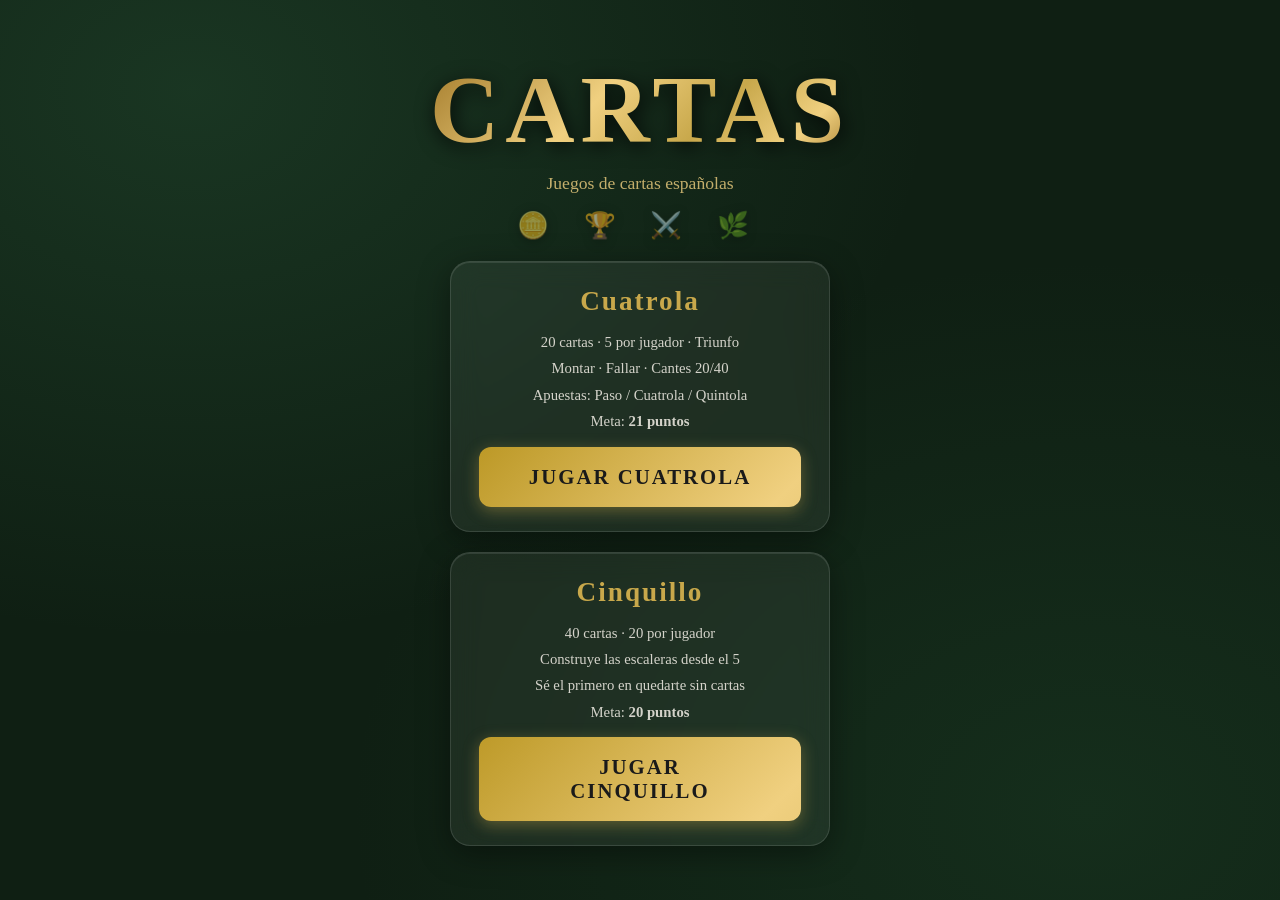
<file: index.html>
<!DOCTYPE html>
<html lang="es">
<head>
  <meta charset="UTF-8">
  <meta name="viewport" content="width=device-width, initial-scale=1.0">
  <title>Juegos de Cartas</title>
  <link rel="stylesheet" href="css/styles.css">

</head>
<body>

<div class="lobby">
  <h1>Cartas</h1>
  <p class="subtitulo">Juegos de cartas españolas</p>
  <p class="palos-deco" aria-hidden="true">🪙 🏆 ⚔️ 🌿</p>

  <!-- Cuatrola -->
  <div class="juego-card">
    <h2>Cuatrola</h2>
    <p class="juego-desc">
      20 cartas · 5 por jugador · Triunfo<br>
      Montar · Fallar · Cantes 20/40<br>
      Apuestas: Paso / Cuatrola / Quintola<br>
      Meta: <strong>21 puntos</strong>
    </p>
    <button class="btn-primario" onclick="location.href='setup.html'">
      Jugar Cuatrola
    </button>
  </div>

  <!-- Cinquillo -->
  <div class="juego-card">
    <h2>Cinquillo</h2>
    <p class="juego-desc">
      40 cartas · 20 por jugador<br>
      Construye las escaleras desde el 5<br>
      Sé el primero en quedarte sin cartas<br>
      Meta: <strong>20 puntos</strong>
    </p>
    <button class="btn-primario btn-secundario" onclick="location.href='cinquillo.html'">
      Jugar Cinquillo
    </button>
  </div>
</div>

</body>
</html>
</file>
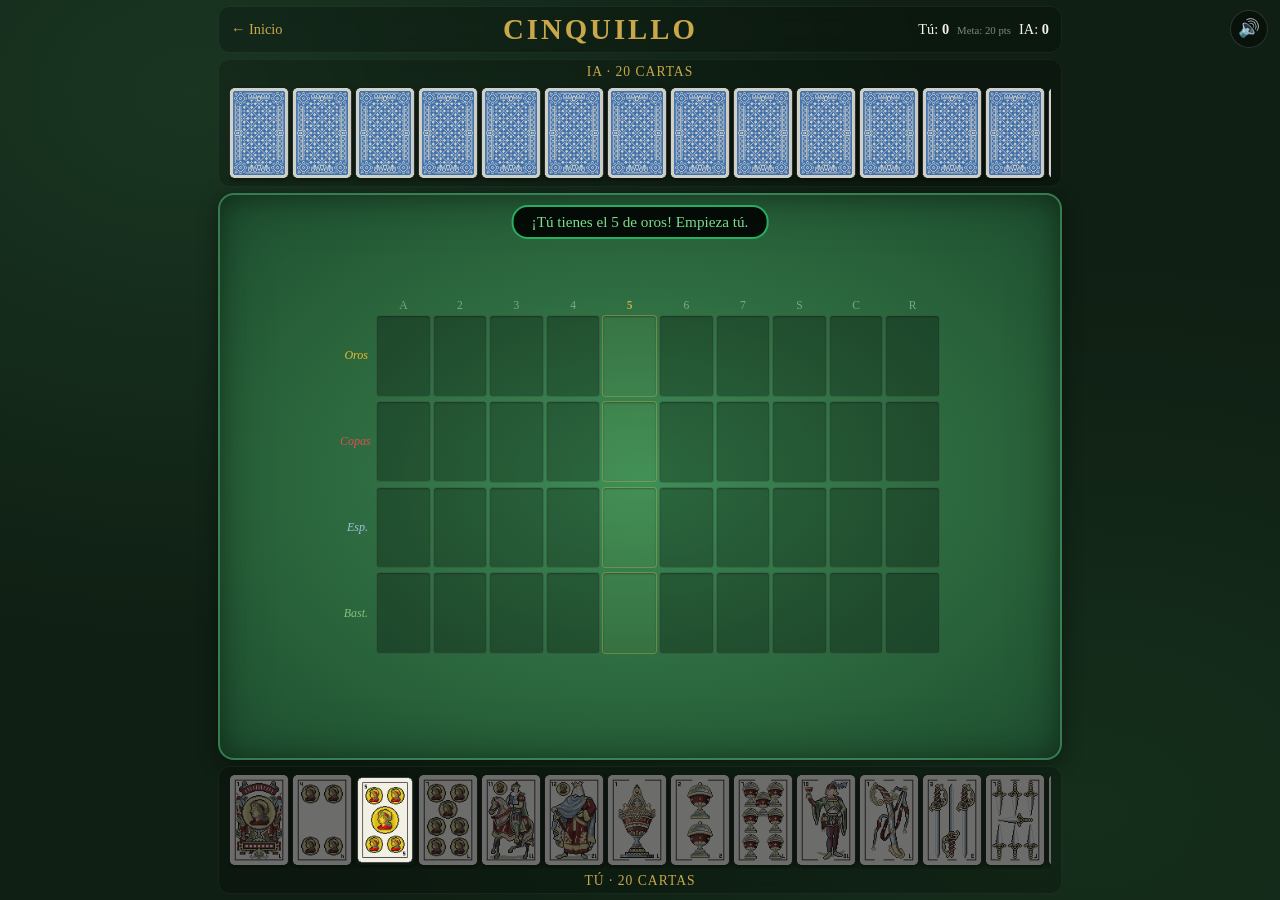
<file: cinquillo.html>
<!DOCTYPE html>
<html lang="es">
<head>
  <meta charset="UTF-8">
  <meta name="viewport" content="width=device-width, initial-scale=1.0">
  <title>Cinquillo</title>
  <link rel="stylesheet" href="css/styles.css">
  <link rel="stylesheet" href="css/cinquillo.css">
</head>
<body>

<div id="cq-container">

  <button id="btn-audio" class="btn-audio" onclick="audioToggle()">🔊</button>

  <!-- ── Cabecera ── -->
  <div id="cq-header">
    <a href="index.html" class="cq-volver">← Inicio</a>
    <h1 class="cq-titulo">Cinquillo</h1>
    <div id="cq-marcador">
      <span>Tú: <strong id="cq-pts-humano">0</strong></span>
      <span id="cq-meta">Meta: 20 pts</span>
      <span>IA: <strong id="cq-pts-ia">0</strong></span>
    </div>
  </div>

  <!-- ── Mano IA ── -->
  <div id="cq-panel-ia">
    <span class="cq-panel-label">IA · <span id="cq-num-ia">0</span> cartas</span>
    <div id="cq-mano-ia" class="cq-mano"></div>
  </div>

  <!-- ── Tablero ── -->
  <div id="cq-tablero">

    <div id="cq-mensaje" class="cq-mensaje" style="display:none"></div>

    <div class="cq-board">
      <!-- Cabecera de columnas (valores) -->
      <div class="cq-col-headers">
        <div class="cq-col-h">A</div>
        <div class="cq-col-h">2</div>
        <div class="cq-col-h">3</div>
        <div class="cq-col-h">4</div>
        <div class="cq-col-h cq-col-5">5</div>
        <div class="cq-col-h">6</div>
        <div class="cq-col-h">7</div>
        <div class="cq-col-h">S</div>
        <div class="cq-col-h">C</div>
        <div class="cq-col-h">R</div>
      </div>

      <!-- Filas de palos -->
      <div class="cq-row">
        <div class="cq-row-label cq-label-oros">Oros</div>
        <div class="cq-slots" id="row-oros"></div>
      </div>
      <div class="cq-row">
        <div class="cq-row-label cq-label-copas">Copas</div>
        <div class="cq-slots" id="row-copas"></div>
      </div>
      <div class="cq-row">
        <div class="cq-row-label cq-label-espadas">Esp.</div>
        <div class="cq-slots" id="row-espadas"></div>
      </div>
      <div class="cq-row">
        <div class="cq-row-label cq-label-bastos">Bast.</div>
        <div class="cq-slots" id="row-bastos"></div>
      </div>
    </div>

  </div><!-- /tablero -->

  <!-- ── Mano jugador ── -->
  <div id="cq-panel-humano">
    <div id="cq-mano-humano" class="cq-mano"></div>
    <span class="cq-panel-label">Tú · <span id="cq-num-humano">0</span> cartas</span>
  </div>

</div><!-- /cq-container -->

<!-- Modal -->
<div id="cq-modal">
  <div class="modal-contenido">
    <h2 id="cq-modal-titulo"></h2>
    <p id="cq-modal-texto"></p>
    <button class="btn-primario" id="cq-modal-btn"></button>
  </div>
</div>

<script src="js/audio.js"></script>
<script src="js/cq_baraja.js"></script>
<script src="js/cq_ia.js"></script>
<script src="js/cq_ui.js"></script>
<script src="js/cq_main.js"></script>

</body>
</html>
</file>
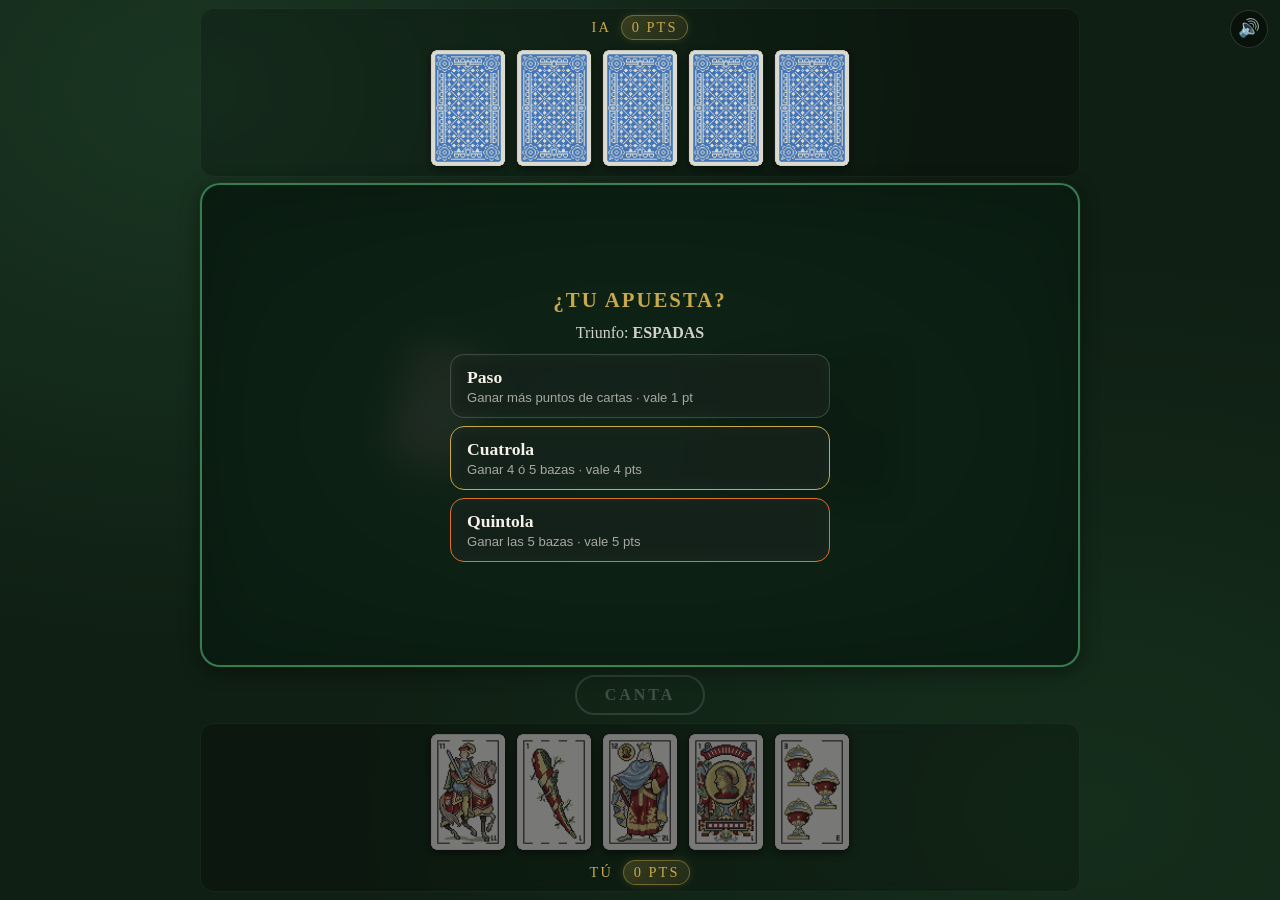
<file: game.html>
<!DOCTYPE html>
<html lang="es">
<head>
  <meta charset="UTF-8">
  <meta name="viewport" content="width=device-width, initial-scale=1.0">
  <title>Cuatrola</title>
  <link rel="stylesheet" href="css/styles.css">
</head>
<body>

<div id="game-container">

  <button id="btn-audio" class="btn-audio" onclick="audioToggle()">🔊</button>

  <!-- ── Panel IA (arriba) ── -->
  <div id="panel-ia">
    <div class="panel-nombre">
      IA
      <span class="puntos-panel"><span id="puntos-ia">0</span> pts</span>
    </div>
    <div id="mano-ia" class="mano-cartas"></div>
  </div>

  <!-- ── Mesa central ── -->
  <div id="mesa">

    <!-- Triunfo -->
    <div id="triunfo-area" style="display:none">
      <img id="triunfo-carta" src="" alt="triunfo">
      <div class="triunfo-info">
        <span id="triunfo-label"></span>
        <span id="mazo-contador" class="mazo-contador"></span>
      </div>
    </div>

    <!-- Baza actual -->
    <div id="baza-area"></div>

    <!-- Marcador -->
    <div id="marcador">
      <h4>Puntos de partida</h4>
      <div class="marcador-fila">
        <div style="text-align:center">
          <div class="marcador-valor" id="puntos-humano-marcador">0</div>
          <div>Tú</div>
        </div>
        <div style="text-align:center; opacity:0.5; align-self:center">vs</div>
        <div style="text-align:center">
          <div class="marcador-valor" id="puntos-ia-marcador">0</div>
          <div>IA</div>
        </div>
      </div>
      <div class="marcador-meta">Meta: 21 puntos</div>
      <div id="contrato-info" class="contrato-info"></div>
      <div id="puntos-mano" class="puntos-mano"></div>
    </div>

    <!-- Mensaje de estado -->
    <div id="mensaje-estado" class="mensaje"></div>


    <!-- Panel de apuestas (overlay sobre la mesa) -->
    <div id="apuesta-panel" style="display:none">
      <div class="apuesta-contenido">
        <h3>¿Tu apuesta?</h3>
        <p>Triunfo: <strong id="ap-triunfo"></strong></p>
        <div class="apuesta-botones">

          <button class="btn-apuesta" onclick="humanoApuesta('paso')">
            <span class="ap-nombre">Paso</span>
            <span class="ap-desc">Ganar más puntos de cartas · vale 1 pt</span>
          </button>

          <button class="btn-apuesta btn-apuesta-medio" onclick="humanoApuesta('cuatrola')">
            <span class="ap-nombre">Cuatrola</span>
            <span class="ap-desc">Ganar 4 ó 5 bazas · vale 4 pts</span>
          </button>

          <button class="btn-apuesta btn-apuesta-alto" onclick="humanoApuesta('quintola')">
            <span class="ap-nombre">Quintola</span>
            <span class="ap-desc">Ganar las 5 bazas · vale 5 pts</span>
          </button>

        </div>
      </div>
    </div>

  </div><!-- /mesa -->

  <!-- ── Botón de cante (siempre visible) ── -->
  <div id="cante-bar">
    <button id="btn-canta-persistente" class="btn-canta-persistente canta-inactivo" onclick="humanoCanta()">
      CANTA
    </button>
  </div>

  <!-- ── Panel jugador (abajo) ── -->
  <div id="panel-humano">
    <div id="mano-humano" class="mano-cartas"></div>
    <div class="panel-nombre">
      Tú
      <span class="puntos-panel"><span id="puntos-humano">0</span> pts</span>
    </div>
  </div>

</div><!-- /game-container -->

<!-- Modal fin de mano / partida -->
<div id="modal">
  <div class="modal-contenido">
    <h2 id="modal-titulo"></h2>
    <p id="modal-texto"></p>
    <button class="btn-primario" id="modal-btn"></button>
  </div>
</div>

<script src="js/audio.js"></script>
<script src="js/baraja.js"></script>
<script src="js/reglas.js"></script>
<script src="js/ia.js"></script>
<script src="js/ui.js"></script>
<script src="js/main.js"></script>

</body>
</html>
</file>
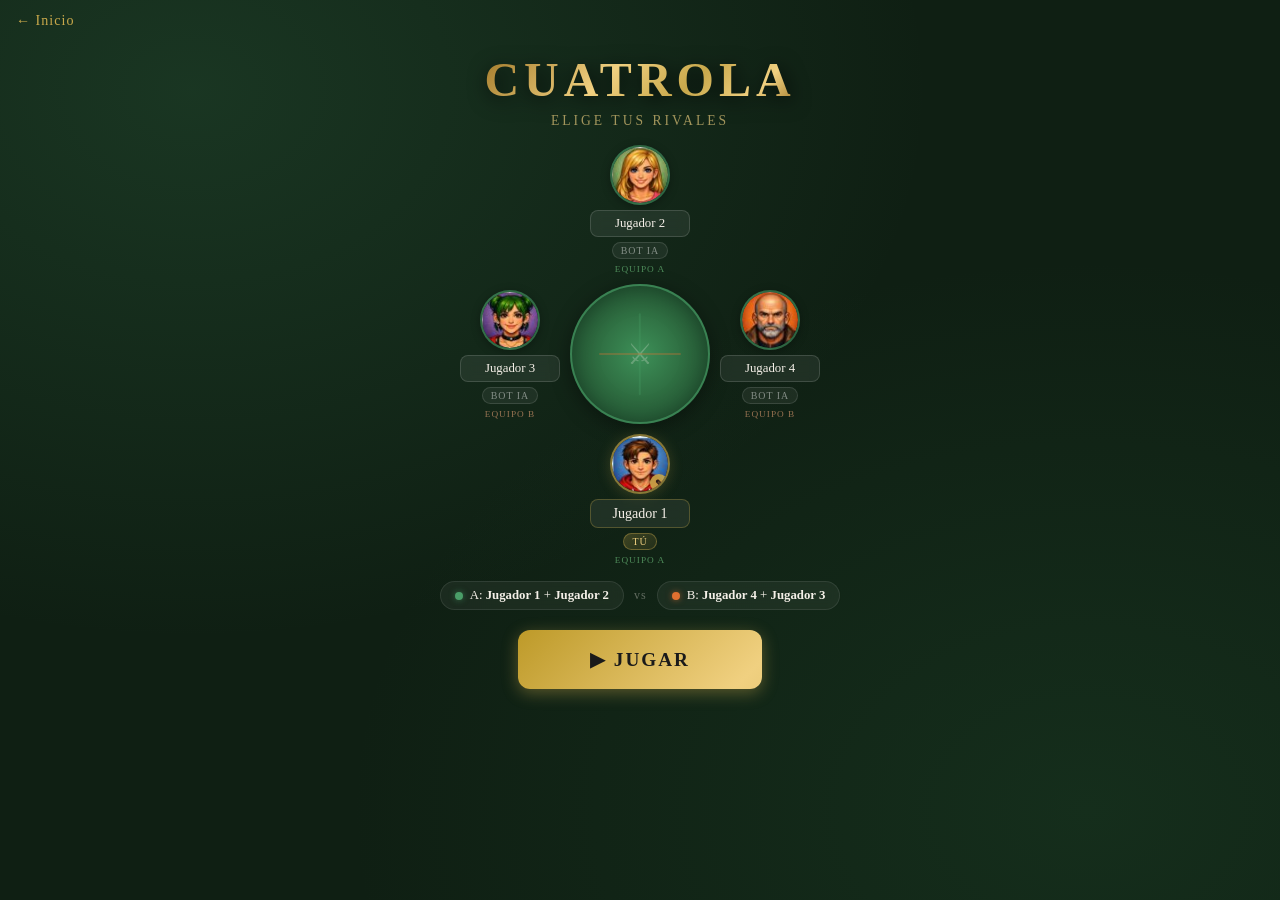
<file: setup.html>
<!DOCTYPE html>
<html lang="es">
<head>
  <meta charset="UTF-8">
  <meta name="viewport" content="width=device-width, initial-scale=1.0">
  <title>Nueva Partida · Cuatrola</title>
  <link rel="stylesheet" href="css/styles.css">
  <link rel="stylesheet" href="css/setup.css">
</head>
<body>

<div class="setup-container">

  <a href="index.html" class="btn-volver">← Inicio</a>

  <h1 class="setup-titulo">Cuatrola</h1>
  <p class="setup-subtitulo">Elige tus rivales</p>

  <!-- ─── Mesa visual con 4 asientos ─── -->
  <div class="setup-mesa">

    <!-- Norte (compañero) -->
    <div class="asiento asiento-norte" data-pos="norte">
      <div class="avatar-ring" id="avatar-norte">
        <span class="avatar-inicial" id="inicial-norte">B</span>
        <img id="img-avatar-norte" class="avatar-img" src="" alt="" style="display:none">
      </div>
      <input class="asiento-nombre" id="nombre-norte" type="text"
             value="Jugador 2" maxlength="12" data-pos="norte" autocomplete="off">
      <span class="asiento-badge badge-bot">Bot IA</span>
      <span class="asiento-equipo equipo-a-txt">Equipo A</span>
    </div>

    <!-- Fila media: Oeste + Tapete + Este -->
    <div class="setup-fila-media">

      <!-- Oeste (rival) -->
      <div class="asiento asiento-oeste" data-pos="oeste">
        <div class="avatar-ring" id="avatar-oeste">
          <span class="avatar-inicial" id="inicial-oeste">B</span>
          <img id="img-avatar-oeste" class="avatar-img" src="" alt="" style="display:none">
        </div>
        <input class="asiento-nombre" id="nombre-oeste" type="text"
               value="Jugador 3" maxlength="12" data-pos="oeste" autocomplete="off">
        <span class="asiento-badge badge-bot">Bot IA</span>
        <span class="asiento-equipo equipo-b-txt">Equipo B</span>
      </div>

      <!-- Tapete circular -->
      <div class="setup-tapete">
        <div class="setup-tapete-inner">
          <span class="tapete-icono">⚔</span>
          <div class="setup-equipo-lineas">
            <div class="linea-equipo linea-a"></div>
            <div class="linea-equipo linea-b"></div>
          </div>
        </div>
      </div>

      <!-- Este (rival) -->
      <div class="asiento asiento-este" data-pos="este">
        <div class="avatar-ring" id="avatar-este">
          <span class="avatar-inicial" id="inicial-este">B</span>
          <img id="img-avatar-este" class="avatar-img" src="" alt="" style="display:none">
        </div>
        <input class="asiento-nombre" id="nombre-este" type="text"
               value="Jugador 4" maxlength="12" data-pos="este" autocomplete="off">
        <span class="asiento-badge badge-bot">Bot IA</span>
        <span class="asiento-equipo equipo-b-txt">Equipo B</span>
      </div>

    </div><!-- /fila-media -->

    <!-- Sur (tú) -->
    <div class="asiento asiento-sur" data-pos="sur">
      <div class="avatar-ring avatar-ring-tu avatar-ring-editable" id="avatar-sur" onclick="togglePicker()">
        <span class="avatar-inicial" id="inicial-sur">J</span>
        <img id="img-avatar-sur" class="avatar-img" src="" alt="" style="display:none">
        <span class="avatar-edit-hint">✎</span>
      </div>
      <input class="asiento-nombre asiento-nombre-tu" id="nombre-sur" type="text"
             value="Jugador 1" maxlength="12" autocomplete="off">
      <span class="asiento-badge badge-tu">Tú</span>
      <span class="asiento-equipo equipo-a-txt">Equipo A</span>
    </div>

    <!-- Selector de avatares (aparece al tocar el avatar de Sur) -->
    <div id="avatar-picker" class="avatar-picker" style="display:none">
      <p class="picker-titulo">Elige tu avatar</p>
      <div class="picker-grid" id="picker-grid"></div>
    </div>

  </div><!-- /setup-mesa -->

  <!-- Info equipos -->
  <div class="equipos-resumen">
    <div class="equipo-chip equipo-chip-a">
      <span class="equipo-dot dot-a"></span>
      <span>A: <strong id="label-sur">Jugador 1</strong> + <strong id="label-norte">Jugador 2</strong></span>
    </div>
    <span class="equipo-vs">vs</span>
    <div class="equipo-chip equipo-chip-b">
      <span class="equipo-dot dot-b"></span>
      <span>B: <strong id="label-este">Jugador 4</strong> + <strong id="label-oeste">Jugador 3</strong></span>
    </div>
  </div>

  <button class="btn-primario btn-jugar" id="btn-jugar">▶ Jugar</button>

</div><!-- /setup-container -->

<script src="js/audio.js"></script>
<script>
  // ─── Avatares ─────────────────────────────────────────────────────────────

  const AVATARES = [
    'IMG avatares/Avatar 1.png',
    'IMG avatares/Avatar 2.png',
    'IMG avatares/Avatar 3.png',
    'IMG avatares/Avatar 4.png',
    'IMG avatares/Avatar 5.png',
    'IMG avatares/Avatar 6.png',
  ];

  let avatarSurIdx = 0;
  // Rutas relativas de los avatares de los bots (no usar img.src, que devuelve URL absoluta)
  const botAvatarPaths = {};

  // Construir el grid del picker
  const pickerGrid = document.getElementById('picker-grid');
  AVATARES.forEach((src, i) => {
    const img = document.createElement('img');
    img.src       = src;
    img.className = 'picker-avatar';
    img.addEventListener('click', () => elegirAvatar(i));
    pickerGrid.appendChild(img);
  });

  function togglePicker() {
    const picker = document.getElementById('avatar-picker');
    picker.style.display = picker.style.display === 'none' ? 'flex' : 'none';
  }

  function elegirAvatar(idx) {
    avatarSurIdx = idx;

    // Mostrar en el anillo de Sur
    const img     = document.getElementById('img-avatar-sur');
    const inicial = document.getElementById('inicial-sur');
    img.src             = AVATARES[idx];
    img.style.display   = 'block';
    inicial.style.display = 'none';

    // Destacar el seleccionado en el picker
    pickerGrid.querySelectorAll('.picker-avatar').forEach((el, i) => {
      el.classList.toggle('picker-avatar-sel', i === idx);
    });

    // Re-asignar bots con los restantes
    asignarAvataresBots();

    // Cerrar picker
    document.getElementById('avatar-picker').style.display = 'none';
  }

  function asignarAvataresBots() {
    // Mezclar los avatares restantes y asignarlos a los 3 bots
    const restantes = AVATARES.filter((_, i) => i !== avatarSurIdx);
    for (let i = restantes.length - 1; i > 0; i--) {
      const j = Math.floor(Math.random() * (i + 1));
      [restantes[i], restantes[j]] = [restantes[j], restantes[i]];
    }
    ['norte', 'oeste', 'este'].forEach((pos, i) => {
      botAvatarPaths[pos] = restantes[i];   // guardar ruta relativa directamente
      const img     = document.getElementById(`img-avatar-${pos}`);
      const inicial = document.getElementById(`inicial-${pos}`);
      if (img) {
        img.src           = restantes[i];
        img.style.display = 'block';
      }
      if (inicial) inicial.style.display = 'none';
    });
  }

  // Asignar avatares al cargar la página
  asignarAvataresBots();
  // Mostrar el avatar guardado de Sur (si lo hay)
  const avatarGuardado = localStorage.getItem('cuatrola-avatar-sur');
  if (avatarGuardado !== null) {
    elegirAvatar(parseInt(avatarGuardado, 10));
  } else {
    elegirAvatar(0);
  }

  // ─── Nombres ──────────────────────────────────────────────────────────────

  function actualizarLabel(pos, valor) {
    const el = document.getElementById(`label-${pos}`);
    if (el) el.textContent = valor || `Jugador`;
  }

  const inputSur = document.getElementById('nombre-sur');
  inputSur.addEventListener('input', () => {
    actualizarLabel('sur', inputSur.value || 'Jugador 1');
  });

  ['norte', 'este', 'oeste'].forEach(pos => {
    const input = document.getElementById(`nombre-${pos}`);
    input.addEventListener('input', () => actualizarLabel(pos, input.value));
  });

  // Restaurar nombre guardado
  const nombreGuardado = localStorage.getItem('cuatrola-nombre-jugador');
  if (nombreGuardado) {
    inputSur.value = nombreGuardado;
    actualizarLabel('sur', nombreGuardado);
  }

  // ─── Audio ────────────────────────────────────────────────────────────────

  document.addEventListener('click',      audioGesto, { once: true });
  document.addEventListener('touchstart', audioGesto, { once: true });

  // ─── Ir a la partida ──────────────────────────────────────────────────────

  document.getElementById('btn-jugar').addEventListener('click', () => {
    const config = {
      jugadores: {
        sur:   { nombre: inputSur.value.trim() || 'Jugador 1', tipo: 'humano', avatar: AVATARES[avatarSurIdx] },
        norte: { nombre: document.getElementById('nombre-norte').value.trim() || 'Jugador 2', tipo: 'bot', avatar: botAvatarPaths['norte'] || null },
        este:  { nombre: document.getElementById('nombre-este').value.trim()  || 'Jugador 4', tipo: 'bot', avatar: botAvatarPaths['este']  || null },
        oeste: { nombre: document.getElementById('nombre-oeste').value.trim() || 'Jugador 3', tipo: 'bot', avatar: botAvatarPaths['oeste'] || null },
      }
    };

    localStorage.setItem('cuatrola-nombre-jugador', config.jugadores.sur.nombre);
    localStorage.setItem('cuatrola-avatar-sur', avatarSurIdx);

    sessionStorage.setItem('cuatrola4-config', JSON.stringify(config));
    location.href = 'game4.html';
  });
</script>

</body>
</html>
</file>
<file: css/styles.css>
/* styles.css — con soporte móvil completo */

*, *::before, *::after {
  box-sizing: border-box;
  margin: 0;
  padding: 0;
}

:root {
  --verde-mesa:   #2d6a3f;
  --verde-oscuro: #1a4228;
  --verde-borde:  #4a9e68;
  --dorado:       #c8a84b;
  --dorado-claro: #f0d080;
  --texto-claro:  #f5f0e8;
  --rojo-error:   #c0392b;
  --verde-exito:  #27ae60;
  --azul-info:    #2980b9;

  /* Glassmorphism */
  --glass-fondo:  rgba(255,255,255,0.06);
  --glass-borde:  rgba(255,255,255,0.12);
  --dorado-glow:  rgba(200,168,75,0.4);

  --carta-w: 70px;
  --carta-h: 107px;
}

html {
  height: 100%;
  /* Evita scroll horizontal */
  overflow-x: hidden;
}

body {
  background:
    radial-gradient(ellipse at 15% 10%,  rgba(74,158,104,0.18) 0%, transparent 48%),
    radial-gradient(ellipse at 85% 90%,  rgba(45,106,63,0.20)  0%, transparent 48%),
    #0f1f13;
  font-family: 'Georgia', serif;
  color: var(--texto-claro);
  min-height: 100vh;
  min-height: 100dvh; /* dvh: descuenta la barra del navegador en móvil */
  overflow-x: hidden;
  /* Evita selección de texto accidental al tocar */
  -webkit-user-select: none;
  user-select: none;
  /* Evita zoom en double-tap */
  touch-action: manipulation;
  /* Quita el flash azul/gris en tap (iOS/Android) */
  -webkit-tap-highlight-color: transparent;
}

/* ─── Lobby ──────────────────────────────────────── */

.lobby {
  display: flex;
  flex-direction: column;
  align-items: center;
  justify-content: center;
  min-height: 100vh;
  min-height: 100dvh;
  gap: 20px;
  padding: 32px 20px;
  /* Notch / home indicator en iOS */
  padding-top:    max(32px, env(safe-area-inset-top));
  padding-bottom: max(32px, env(safe-area-inset-bottom));
}

.lobby h1 {
  font-size: clamp(2.6rem, 12vw, 6rem);
  background: linear-gradient(135deg, #a07828 0%, var(--dorado-claro) 40%, #c8a84b 65%, var(--dorado-claro) 85%, #a07828 100%);
  -webkit-background-clip: text;
  -webkit-text-fill-color: transparent;
  background-clip: text;
  filter: drop-shadow(2px 4px 10px rgba(0,0,0,0.8));
  letter-spacing: 6px;
  text-transform: uppercase;
  text-align: center;
}

.lobby .subtitulo {
  font-size: clamp(0.85rem, 3.5vw, 1.1rem);
  color: var(--dorado-claro);
  opacity: 0.8;
  margin-top: -12px;
  text-align: center;
}

.palos-deco {
  font-size: clamp(1.2rem, 5vw, 1.6rem);
  letter-spacing: 14px;
  opacity: 0.55;
  text-align: center;
  margin-top: -4px;
  filter: drop-shadow(0 2px 6px rgba(0,0,0,0.5));
}

.lobby .reglas-rapidas {
  background: rgba(0,0,0,0.3);
  border: 1px solid var(--verde-borde);
  border-radius: 12px;
  padding: 16px 20px;
  width: 100%;
  max-width: 420px;
  text-align: center;
  line-height: 1.8;
  font-size: clamp(0.8rem, 3.2vw, 0.95rem);
}

.lobby .reglas-rapidas h3 {
  color: var(--dorado);
  margin-bottom: 10px;
  font-size: clamp(0.9rem, 3.5vw, 1.1rem);
}

/* ─── Cards de juegos en el lobby ───────────────── */

.juego-card {
  background: var(--glass-fondo);
  backdrop-filter: blur(14px);
  -webkit-backdrop-filter: blur(14px);
  border: 1px solid var(--glass-borde);
  border-radius: 20px;
  padding: 24px 28px;
  width: 100%;
  max-width: 380px;
  text-align: center;
  display: flex;
  flex-direction: column;
  gap: 12px;
  box-shadow:
    0 8px 32px rgba(0,0,0,0.4),
    inset 0 1px 0 rgba(255,255,255,0.1);
  transition: transform 0.25s ease, box-shadow 0.25s ease;
}

.juego-card:hover {
  transform: translateY(-4px);
  box-shadow:
    0 14px 44px rgba(0,0,0,0.55),
    0 0 24px rgba(200,168,75,0.12),
    inset 0 1px 0 rgba(255,255,255,0.15);
}

.juego-card h2 {
  color: var(--dorado);
  font-size: clamp(1.3rem, 5vw, 1.7rem);
  letter-spacing: 2px;
}

.juego-desc {
  font-size: clamp(0.8rem, 3vw, 0.92rem);
  line-height: 1.8;
  opacity: 0.85;
}

.btn-secundario {
  background: var(--verde-borde);
  color: var(--texto-claro);
}

.btn-secundario:hover, .btn-secundario:active {
  background: #6abf84;
}

.btn-primario {
  background: linear-gradient(135deg, #b8941f 0%, var(--dorado-claro) 50%, #c8a84b 100%);
  background-size: 200% 200%;
  background-position: left center;
  color: #1a1a1a;
  border: none;
  border-radius: 12px;
  padding: 18px 48px;
  font-size: clamp(1rem, 4.5vw, 1.3rem);
  font-family: 'Georgia', serif;
  font-weight: bold;
  cursor: pointer;
  letter-spacing: 2px;
  text-transform: uppercase;
  transition: background-position 0.3s ease, transform 0.12s, box-shadow 0.2s;
  box-shadow: 0 4px 16px rgba(200,168,75,0.4);
  /* Zona de toque mínima recomendada */
  min-height: 56px;
  touch-action: manipulation;
}

.btn-primario:hover {
  background-position: right center;
  transform: translateY(-2px);
  box-shadow: 0 6px 24px rgba(200,168,75,0.6);
}

.btn-primario:active {
  background-position: right center;
  transform: scale(0.97);
  box-shadow: 0 2px 10px rgba(200,168,75,0.4);
}

/* ─── Layout del juego ───────────────────────────── */

#game-container {
  display: flex;
  flex-direction: column;
  /* Ocupa exactamente la pantalla sin scroll */
  height: 100vh;
  height: 100dvh;
  max-width: 900px;
  margin: 0 auto;
  padding: 8px 10px;
  padding-top:    max(8px, env(safe-area-inset-top));
  padding-bottom: max(8px, env(safe-area-inset-bottom));
  gap: 6px;
}

/* ─── Panel IA (arriba) ──────────────────────────── */

#panel-ia {
  display: flex;
  flex-direction: column;
  align-items: center;
  gap: 6px;
  flex-shrink: 0;
  background: rgba(0,0,0,0.2);
  backdrop-filter: blur(6px);
  -webkit-backdrop-filter: blur(6px);
  border-radius: 14px;
  padding: 6px 12px;
  border: 1px solid rgba(255,255,255,0.05);
}

.panel-nombre {
  font-size: clamp(0.75rem, 3vw, 0.9rem);
  color: var(--dorado);
  letter-spacing: 2px;
  text-transform: uppercase;
  display: flex;
  align-items: center;
  gap: 10px;
}

.panel-nombre .puntos-panel {
  background: linear-gradient(135deg, rgba(200,168,75,0.22), rgba(200,168,75,0.10));
  padding: 3px 10px;
  border-radius: 20px;
  border: 1px solid rgba(200,168,75,0.45);
  box-shadow: 0 0 8px rgba(200,168,75,0.18);
}

/* ─── Mesa central ───────────────────────────────── */

#mesa {
  display: flex;
  align-items: center;
  justify-content: center;
  gap: 16px;
  background:
    radial-gradient(ellipse at center, #3d9058 0%, var(--verde-mesa) 50%, #1e5030 100%);
  border-radius: 20px;
  border: 2px solid rgba(74,158,104,0.55);
  padding: 14px;
  box-shadow:
    inset 0 2px 24px rgba(0,0,0,0.35),
    inset 0 0 60px rgba(0,0,0,0.2),
    0 4px 20px rgba(0,0,0,0.4),
    0 0 0 1px rgba(255,255,255,0.04);
  /* La mesa crece para llenar el espacio disponible */
  flex: 1;
  min-height: 0; /* permite que flex reduzca correctamente */
  position: relative;
  overflow: hidden;
}

/* ─── Triunfo ────────────────────────────────────── */

#triunfo-area {
  display: flex;
  flex-direction: column;
  align-items: center;
  gap: 6px;
  flex-shrink: 0;
}

#triunfo-carta {
  width: var(--carta-w);
  height: var(--carta-h);
  border-radius: 6px;
  box-shadow: 0 4px 10px rgba(0,0,0,0.5), 0 0 14px rgba(200,168,75,0.35);
  transform: rotate(15deg);
  border: 2px solid var(--dorado);
}

.triunfo-info {
  display: flex;
  flex-direction: column;
  align-items: center;
  gap: 3px;
}

#triunfo-label {
  font-size: clamp(0.7rem, 2.5vw, 0.8rem);
  color: var(--dorado);
  text-transform: capitalize;
  letter-spacing: 1px;
}

.mazo-contador {
  font-size: clamp(0.62rem, 2vw, 0.72rem);
  color: var(--texto-claro);
  opacity: 0.75;
  letter-spacing: 0.5px;
}

/* ─── Baza actual ────────────────────────────────── */

#baza-area {
  display: flex;
  gap: 14px;
  align-items: center;
  justify-content: center;
  min-width: 160px;
  min-height: 120px;
}

.carta-baza {
  display: flex;
  flex-direction: column;
  align-items: center;
  gap: 4px;
  animation: cartaJugada 0.25s ease;
}

.carta-baza-humano { transform: translateY(-6px); }
.carta-baza-ia     { transform: translateY(6px);  }

.baza-label {
  font-size: 0.72rem;
  color: var(--dorado-claro);
  opacity: 0.8;
}

@keyframes cartaJugada {
  from { opacity: 0; transform: scale(0.5) translateY(16px); }
  to   { opacity: 1; }
}

/* ─── Marcador ───────────────────────────────────── */

#marcador {
  display: flex;
  flex-direction: column;
  gap: 6px;
  align-items: center;
  font-size: clamp(0.75rem, 2.8vw, 0.85rem);
  flex-shrink: 0;
  background: rgba(0,0,0,0.32);
  backdrop-filter: blur(10px);
  -webkit-backdrop-filter: blur(10px);
  border-radius: 14px;
  padding: 10px 16px;
  border: 1px solid rgba(74,158,104,0.28);
  box-shadow: 0 4px 20px rgba(0,0,0,0.3), inset 0 1px 0 rgba(255,255,255,0.05);
}

#marcador h4 {
  color: var(--dorado);
  font-size: clamp(0.65rem, 2.5vw, 0.8rem);
  letter-spacing: 1px;
  text-transform: uppercase;
}

.marcador-fila {
  display: flex;
  justify-content: space-between;
  gap: 14px;
  width: 100%;
}

.marcador-valor {
  font-size: clamp(1.1rem, 4vw, 1.4rem);
  font-weight: bold;
  color: var(--dorado-claro);
}

.marcador-meta {
  font-size: 0.68rem;
  color: rgba(255,255,255,0.4);
}

/* ─── Mensaje de estado ──────────────────────────── */

#mensaje-estado {
  position: absolute;
  top: 50%;
  left: 50%;
  transform: translate(-50%, -50%);
  background: rgba(0,0,0,0.80);
  backdrop-filter: blur(14px);
  -webkit-backdrop-filter: blur(14px);
  padding: 10px 22px;
  border-radius: 24px;
  font-size: clamp(0.85rem, 3.5vw, 1.05rem);
  /* Permite ajuste en pantalla estrecha */
  white-space: normal;
  text-align: center;
  max-width: 80%;
  pointer-events: none;
  z-index: 10;
  display: none;
  box-shadow: 0 4px 20px rgba(0,0,0,0.5);
}

.mensaje-turno  { border: 2px solid var(--verde-exito); color: #7edc8f; }
.mensaje-exito  { border: 2px solid var(--verde-exito); color: #7edc8f; }
.mensaje-malo   { border: 2px solid var(--rojo-error);  color: #f08080; }
.mensaje-error  { border: 2px solid var(--rojo-error);  color: #f08080; }
.mensaje-info   { border: 2px solid var(--azul-info);   color: #90c8f0; }

/* ─── Panel jugador (abajo) ──────────────────────── */

#panel-humano {
  display: flex;
  flex-direction: column;
  align-items: center;
  gap: 6px;
  flex-shrink: 0;
  background: rgba(0,0,0,0.2);
  backdrop-filter: blur(6px);
  -webkit-backdrop-filter: blur(6px);
  border-radius: 14px;
  padding: 6px 12px;
  border: 1px solid rgba(255,255,255,0.05);
}

/* ─── Cartas ─────────────────────────────────────── */

.mano-cartas {
  display: flex;
  justify-content: center;
  /* En pantallas muy pequeñas las cartas se solapan antes de hacer wrap */
  flex-wrap: nowrap;
  gap: 6px;
  padding: 4px 2px;
}

.carta {
  width: var(--carta-w);
  height: var(--carta-h);
  border-radius: 6px;
  box-shadow: 0 3px 8px rgba(0,0,0,0.5);
  transition: transform 0.15s ease, box-shadow 0.15s ease;
  display: block;
  object-fit: cover;
  flex-shrink: 0;
}

.carta-oculta {
  cursor: default;
  opacity: 0.9;
}

.carta-jugable {
  cursor: pointer;
  border: 2px solid transparent;
  /* Asegura zona de toque suficiente */
  touch-action: manipulation;
}

/* Efecto hover — solo en dispositivos con puntero */
@media (hover: hover) {
  .carta-jugable:hover {
    transform: translateY(-16px) scale(1.06);
    box-shadow:
      0 10px 22px rgba(0,0,0,0.6),
      0 0 18px rgba(200,168,75,0.55);
    border: 2px solid var(--dorado);
    z-index: 5;
    position: relative;
  }
}

/* Efecto tap en móvil */
.carta-jugable:active {
  transform: translateY(-10px) scale(1.04);
  border: 2px solid var(--dorado);
  z-index: 5;
  position: relative;
}

.carta-no-legal {
  cursor: not-allowed;
  filter: brightness(0.5) saturate(0.4);
}

/* ─── Contrato e info de mano ────────────────────── */

.contrato-info {
  font-size: clamp(0.68rem, 2.5vw, 0.78rem);
  padding: 3px 10px;
  border-radius: 12px;
  text-align: center;
  min-height: 1.4em;
  transition: background 0.3s;
}

.contrato-paso     { color: #90c8f0; border: 1px solid #2980b9; }
.contrato-cuatrola { color: #f0d080; border: 1px solid #c8a84b; }
.contrato-quintola { color: #ff9f60; border: 1px solid #e07030; }

.puntos-mano {
  font-size: clamp(0.65rem, 2.3vw, 0.75rem);
  opacity: 0.65;
  text-align: center;
  min-height: 1.2em;
}

/* ─── Botón de audio (fijo esquina superior derecha) */

.btn-audio {
  position: fixed;
  top: max(10px, env(safe-area-inset-top));
  right: max(12px, env(safe-area-inset-right));
  z-index: 200;
  background: rgba(0,0,0,0.45);
  border: 1px solid rgba(255,255,255,0.15);
  border-radius: 50%;
  width: 38px;
  height: 38px;
  font-size: 1.1rem;
  cursor: pointer;
  touch-action: manipulation;
  transition: background 0.2s;
  display: flex;
  align-items: center;
  justify-content: center;
  line-height: 1;
}

.btn-audio:hover, .btn-audio:active {
  background: rgba(0,0,0,0.7);
}

/* ─── Barra del botón CANTA ──────────────────────── */

#cante-bar {
  display: flex;
  justify-content: center;
  flex-shrink: 0;
  padding: 2px 0;
}

.btn-canta-persistente {
  font-family: 'Georgia', serif;
  font-weight: bold;
  letter-spacing: 3px;
  font-size: clamp(0.85rem, 3.5vw, 1rem);
  border-radius: 20px;
  padding: 8px 28px;
  min-height: 40px;
  cursor: pointer;
  touch-action: manipulation;
  transition: all 0.2s;
  border: 2px solid;
}

/* Inactivo: discreto, no interrumpe */
.canta-inactivo {
  background: transparent;
  color: rgba(255,255,255,0.2);
  border-color: rgba(255,255,255,0.12);
  cursor: default;
}

/* Activo: llama la atención */
.canta-activo {
  background: linear-gradient(135deg, var(--dorado) 0%, var(--dorado-claro) 50%, var(--dorado) 100%);
  background-size: 200% 200%;
  color: #1a1a1a;
  border-color: var(--dorado-claro);
  animation: pulsar-canta 0.9s ease-in-out infinite alternate;
}

@keyframes pulsar-canta {
  from {
    box-shadow: 0 0 6px rgba(200,168,75,0.4);
    background-position: left center;
  }
  to {
    box-shadow: 0 0 26px rgba(200,168,75,0.95), 0 0 8px rgba(240,208,128,0.6);
    background-position: right center;
  }
}

.canta-activo:hover, .canta-activo:active {
  background: var(--dorado-claro);
  transform: scale(1.05);
}

/* ─── Panel de apuestas (overlay sobre la mesa) ───── */

#apuesta-panel {
  position: absolute;
  inset: 0;
  background: rgba(8, 22, 14, 0.88);
  backdrop-filter: blur(18px);
  -webkit-backdrop-filter: blur(18px);
  border-radius: 18px;
  display: flex;
  align-items: center;
  justify-content: center;
  z-index: 20;
  padding: 16px;
}

.apuesta-contenido {
  display: flex;
  flex-direction: column;
  align-items: center;
  gap: 12px;
  width: 100%;
  max-width: 380px;
}

.apuesta-contenido h3 {
  color: var(--dorado);
  font-size: clamp(1rem, 4vw, 1.3rem);
  letter-spacing: 2px;
  text-transform: uppercase;
}

.apuesta-contenido p {
  font-size: clamp(0.85rem, 3vw, 1rem);
  opacity: 0.85;
}

.apuesta-botones {
  display: flex;
  flex-direction: column;
  gap: 8px;
  width: 100%;
}

.btn-apuesta {
  background: rgba(255,255,255,0.05);
  backdrop-filter: blur(6px);
  -webkit-backdrop-filter: blur(6px);
  border: 1px solid rgba(255,255,255,0.16);
  border-radius: 14px;
  padding: 12px 16px;
  color: var(--texto-claro);
  cursor: pointer;
  display: flex;
  flex-direction: column;
  align-items: flex-start;
  gap: 2px;
  text-align: left;
  width: 100%;
  touch-action: manipulation;
  transition: background 0.2s, border-color 0.2s, transform 0.12s, box-shadow 0.2s;
  min-height: 56px;
}

.btn-apuesta:hover, .btn-apuesta:active {
  background: rgba(255,255,255,0.12);
  transform: scale(1.02);
  box-shadow: 0 4px 18px rgba(0,0,0,0.35);
}

.btn-apuesta-solo {
  border-color: #60b8e0;
}

.btn-apuesta-solo:hover, .btn-apuesta-solo:active {
  background: rgba(96,184,224,0.18);
}

.btn-apuesta-medio {
  border-color: var(--dorado);
}

.btn-apuesta-medio:hover, .btn-apuesta-medio:active {
  background: rgba(200,168,75,0.2);
}

.btn-apuesta-alto {
  border-color: #e07030;
}

.btn-apuesta-alto:hover, .btn-apuesta-alto:active {
  background: rgba(224,112,48,0.2);
}

.ap-nombre {
  font-size: clamp(0.95rem, 3.5vw, 1.1rem);
  font-weight: bold;
  font-family: 'Georgia', serif;
}

.ap-desc {
  font-size: clamp(0.72rem, 2.5vw, 0.82rem);
  opacity: 0.65;
}

/* ─── Modal ──────────────────────────────────────── */

#modal {
  position: fixed;
  inset: 0;
  background: rgba(0,0,0,0.72);
  display: none;
  align-items: center;
  justify-content: center;
  z-index: 100;
  padding: 16px;
}

.modal-contenido {
  background: rgba(12,28,18,0.92);
  backdrop-filter: blur(24px);
  -webkit-backdrop-filter: blur(24px);
  border: 1px solid rgba(200,168,75,0.38);
  border-radius: 22px;
  padding: 32px 28px;
  text-align: center;
  width: 100%;
  max-width: 400px;
  box-shadow:
    0 20px 60px rgba(0,0,0,0.8),
    0 0 32px rgba(200,168,75,0.13),
    inset 0 1px 0 rgba(255,255,255,0.08);
}

.modal-contenido h2 {
  color: var(--dorado);
  font-size: clamp(1.4rem, 5vw, 1.8rem);
  margin-bottom: 12px;
}

.modal-contenido p {
  margin-bottom: 22px;
  line-height: 1.7;
  opacity: 0.9;
  font-size: clamp(0.85rem, 3.2vw, 1rem);
}

/* ─── Pantallas muy pequeñas (≤ 380px, iPhone SE) ── */

@media (max-width: 380px) {
  :root {
    --carta-w: 56px;
    --carta-h: 86px;
  }

  .mano-cartas {
    gap: 4px;
  }
}

/* ─── Pantalla apaisada (landscape) ─────────────── */

@media (orientation: landscape) and (max-height: 500px) {
  :root {
    --carta-w: 52px;
    --carta-h: 80px;
  }

  #game-container {
    flex-direction: row;
    flex-wrap: wrap;
    align-items: stretch;
  }

  #panel-ia, #panel-humano {
    width: 100%;
    flex-direction: row;
    justify-content: center;
  }

  #mesa {
    flex: 1;
    gap: 10px;
    padding: 8px;
  }
}

/* ─── Tableta / escritorio (≥ 700px) ────────────── */

@media (min-width: 700px) {
  :root {
    --carta-w: 76px;
    --carta-h: 116px;
  }

  #mesa {
    gap: 28px;
    padding: 24px;
  }

  .mano-cartas {
    gap: 10px;
  }
}
</file>
<file: css/cinquillo.css>
/* cinquillo.css */

/* ─── Layout principal ───────────────────────────── */

#cq-container {
  display: flex;
  flex-direction: column;
  height: 100vh;
  height: 100dvh;
  max-width: 860px;
  margin: 0 auto;
  padding: 6px 8px;
  padding-top:    max(6px, env(safe-area-inset-top));
  padding-bottom: max(6px, env(safe-area-inset-bottom));
  gap: 6px;
}

/* ─── Cabecera ───────────────────────────────────── */

#cq-header {
  display: flex;
  align-items: center;
  justify-content: space-between;
  flex-shrink: 0;
  gap: 8px;
  background: rgba(0,0,0,0.22);
  backdrop-filter: blur(8px);
  -webkit-backdrop-filter: blur(8px);
  border-radius: 12px;
  padding: 6px 12px;
  border: 1px solid rgba(255,255,255,0.06);
}

.cq-volver {
  color: var(--dorado);
  text-decoration: none;
  font-size: clamp(0.75rem, 3vw, 0.9rem);
  white-space: nowrap;
}
.cq-volver:hover { text-decoration: underline; }

.cq-titulo {
  font-size: clamp(1.2rem, 5vw, 1.8rem);
  color: var(--dorado);
  letter-spacing: 3px;
  text-transform: uppercase;
}

#cq-marcador {
  display: flex;
  gap: 8px;
  align-items: center;
  font-size: clamp(0.75rem, 3vw, 0.9rem);
  flex-wrap: wrap;
  justify-content: flex-end;
}

#cq-meta {
  opacity: 0.5;
  font-size: 0.75em;
}

/* ─── Paneles IA / Jugador ───────────────────────── */

#cq-panel-ia, #cq-panel-humano {
  display: flex;
  flex-direction: column;
  align-items: center;
  gap: 4px;
  flex-shrink: 0;
  background: rgba(0,0,0,0.2);
  backdrop-filter: blur(6px);
  -webkit-backdrop-filter: blur(6px);
  border-radius: 12px;
  padding: 4px 10px;
  border: 1px solid rgba(255,255,255,0.05);
}

.cq-panel-label {
  font-size: clamp(0.72rem, 2.5vw, 0.85rem);
  color: var(--dorado);
  letter-spacing: 1px;
  text-transform: uppercase;
}

.cq-mano {
  display: flex;
  justify-content: center;
  flex-wrap: wrap;
  gap: 4px;
  padding: 2px;
}

/* ─── Tablero central ────────────────────────────── */

#cq-tablero {
  flex: 1;
  min-height: 0;
  background:
    radial-gradient(ellipse at center, #3d9058 0%, var(--verde-mesa) 50%, #1e5030 100%);
  border-radius: 16px;
  border: 2px solid rgba(74,158,104,0.55);
  padding: 10px 8px;
  display: flex;
  align-items: center;
  justify-content: center;
  position: relative;
  overflow: hidden;
  box-shadow:
    inset 0 2px 24px rgba(0,0,0,0.35),
    inset 0 0 60px rgba(0,0,0,0.2),
    0 4px 20px rgba(0,0,0,0.4);
}

.cq-board {
  display: flex;
  flex-direction: column;
  gap: 4px;
  width: 100%;
  max-width: 600px;
}

/* Cabecera de columnas */
.cq-col-headers {
  display: grid;
  grid-template-columns: repeat(10, 1fr);
  margin-left: 36px; /* alinear con filas */
  gap: 2px;
}

.cq-col-h {
  text-align: center;
  font-size: clamp(0.6rem, 2vw, 0.72rem);
  color: rgba(255,255,255,0.4);
}

.cq-col-5 {
  color: var(--dorado);
  font-weight: bold;
}

/* Filas */
.cq-row {
  display: flex;
  align-items: center;
  gap: 4px;
}

.cq-row-label {
  width: 32px;
  min-width: 32px;
  font-size: clamp(0.62rem, 2vw, 0.75rem);
  text-align: right;
  padding-right: 4px;
  font-style: italic;
}

.cq-label-oros    { color: #f0b830; }
.cq-label-copas   { color: #e05050; }
.cq-label-espadas { color: #a0c0e0; }
.cq-label-bastos  { color: #80c080; }

.cq-slots {
  display: grid;
  grid-template-columns: repeat(10, 1fr);
  gap: 2px;
  flex: 1;
}

/* Cada celda del tablero */
.cq-slot {
  aspect-ratio: 2/3;
  border-radius: 4px;
  background: rgba(0,0,0,0.28);
  border: 1px solid rgba(255,255,255,0.09);
  display: flex;
  align-items: center;
  justify-content: center;
  overflow: hidden;
  transition: background 0.2s, box-shadow 0.2s;
  box-shadow: inset 0 1px 2px rgba(0,0,0,0.3);
}

.cq-slot-centro {
  border-color: rgba(200,168,75,0.4);
  background: rgba(200,168,75,0.05);
}

.cq-slot.jugada {
  background: transparent;
  border-color: transparent;
}

.cq-carta-mesa {
  width: 100%;
  height: 100%;
  object-fit: cover;
  border-radius: 2px;
  display: block;
}

/* ─── Cartas de la mano ──────────────────────────── */

/* La mano permite scroll horizontal en vez de hacer wrap */
.cq-mano {
  display: flex;
  flex-wrap: nowrap;
  gap: 3px;
  padding: 4px 6px;
  overflow-x: auto;
  overflow-y: visible;
  -webkit-overflow-scrolling: touch;
  scroll-snap-type: x proximity;
  /* Ocultar la scrollbar visualmente pero mantener funcionalidad */
  scrollbar-width: thin;
  scrollbar-color: var(--verde-borde) transparent;
  width: 100%;
  justify-content: flex-start;
}
.cq-mano::-webkit-scrollbar { height: 3px; }
.cq-mano::-webkit-scrollbar-track { background: transparent; }
.cq-mano::-webkit-scrollbar-thumb { background: var(--verde-borde); border-radius: 2px; }

.cq-carta-mano {
  width: clamp(40px, 7.5vw, 60px);
  height: auto;
  aspect-ratio: 2/3;
  border-radius: 5px;
  box-shadow: 0 2px 6px rgba(0,0,0,0.5);
  object-fit: cover;
  transition: transform 0.15s, box-shadow 0.15s;
  display: block;
  flex-shrink: 0;
  scroll-snap-align: start;
}

.cq-carta-oculta {
  opacity: 0.85;
  cursor: default;
}

.cq-jugable {
  cursor: pointer;
  border: 2px solid transparent;
  touch-action: manipulation;
}

@media (hover: hover) {
  .cq-jugable:hover {
    transform: translateY(-12px) scale(1.06);
    box-shadow:
      0 8px 18px rgba(0,0,0,0.6),
      0 0 16px rgba(200,168,75,0.55);
    border-color: var(--dorado);
    position: relative;
    z-index: 5;
  }
}

.cq-jugable:active {
  transform: translateY(-8px) scale(1.04);
  border-color: var(--dorado);
  position: relative;
  z-index: 5;
}

.cq-no-legal {
  cursor: default;
  filter: brightness(0.45) saturate(0.3);
}

.cq-mas-cartas {
  font-size: 0.8rem;
  color: var(--dorado-claro);
  align-self: center;
  margin-left: 4px;
}

/* ─── Mensaje ────────────────────────────────────── */

.cq-mensaje {
  position: absolute;
  top: 10px;
  left: 50%;
  transform: translateX(-50%);
  background: rgba(0,0,0,0.88);
  padding: 6px 18px;
  border-radius: 16px;
  font-size: clamp(0.8rem, 3vw, 0.95rem);
  white-space: normal;
  text-align: center;
  max-width: 80%;
  z-index: 5;
  pointer-events: none;
}

/* ─── Modal (reutiliza estilos de styles.css) ─────── */

#cq-modal {
  position: fixed;
  inset: 0;
  background: rgba(0,0,0,0.72);
  display: none;
  align-items: center;
  justify-content: center;
  z-index: 100;
  padding: 16px;
}

/* ─── Responsive ─────────────────────────────────── */

/* Móvil pequeño (≤ 420px) */
@media (max-width: 420px) {
  .cq-carta-mano { width: 36px; }

  .cq-row-label {
    width: 24px;
    min-width: 24px;
    font-size: 0.58rem;
    padding-right: 2px;
  }

  .cq-col-headers { margin-left: 28px; }
  .cq-col-h       { font-size: 0.55rem; }

  .cq-board { gap: 3px; }
}

/* Móvil medio (≤ 600px) */
@media (max-width: 600px) {
  /* El tablero se hace scrollable horizontal si no cabe */
  #cq-tablero {
    padding: 8px 4px;
    overflow-x: auto;
    -webkit-overflow-scrolling: touch;
    justify-content: flex-start;
    align-items: flex-start;
  }

  .cq-board {
    min-width: 320px; /* garantiza que no se aplaste */
  }
}

/* Landscape en móvil */
@media (orientation: landscape) and (max-height: 500px) {
  #cq-container {
    flex-direction: row;
    flex-wrap: wrap;
  }

  #cq-header {
    width: 100%;
  }

  #cq-panel-ia {
    width: 25%;
    flex-direction: column;
    justify-content: center;
  }

  #cq-tablero {
    flex: 1;
  }

  #cq-panel-humano {
    width: 25%;
    flex-direction: column;
    justify-content: center;
  }

  .cq-carta-mano { width: 30px; }
}
</file>
<file: css/setup.css>
/* setup.css — Pantalla de configuración de partida */

/* ─── Contenedor principal ───────────────────────── */

.setup-container {
  display: flex;
  flex-direction: column;
  align-items: center;
  min-height: 100vh;
  min-height: 100dvh;
  padding: 20px 16px;
  padding-top:    max(44px, env(safe-area-inset-top));
  padding-bottom: max(24px, env(safe-area-inset-bottom));
  gap: 16px;
  position: relative;
}

.btn-volver {
  position: fixed;
  top: max(12px, env(safe-area-inset-top));
  left: 16px;
  color: var(--dorado);
  text-decoration: none;
  font-size: 0.88rem;
  letter-spacing: 1px;
  z-index: 10;
  transition: opacity 0.2s;
}
.btn-volver:hover { opacity: 0.75; }

/* ─── Título ──────────────────────────────────────── */

.setup-titulo {
  font-size: clamp(2rem, 8vw, 3rem);
  background: linear-gradient(135deg, #a07828 0%, var(--dorado-claro) 40%, #c8a84b 65%, var(--dorado-claro) 85%, #a07828 100%);
  -webkit-background-clip: text;
  -webkit-text-fill-color: transparent;
  background-clip: text;
  filter: drop-shadow(2px 4px 10px rgba(0,0,0,0.8));
  letter-spacing: 5px;
  text-transform: uppercase;
  text-align: center;
  margin-top: 8px;
}

.setup-subtitulo {
  color: var(--dorado-claro);
  opacity: 0.65;
  font-size: 0.85rem;
  letter-spacing: 3px;
  text-transform: uppercase;
  margin-top: -10px;
}

/* ─── Mesa visual (layout de los 4 asientos) ─────── */

.setup-mesa {
  display: flex;
  flex-direction: column;
  align-items: center;
  gap: 10px;
  width: 100%;
  max-width: 400px;
}

.setup-fila-media {
  display: flex;
  align-items: center;
  justify-content: center;
  gap: 10px;
  width: 100%;
}

/* ─── Tapete central ──────────────────────────────── */

.setup-tapete {
  flex: 1;
  max-width: 120px;
  aspect-ratio: 1;
  border-radius: 50%;
  background:
    radial-gradient(ellipse at center, #3d9058 0%, var(--verde-mesa) 50%, #1e5030 100%);
  border: 2px solid rgba(74,158,104,0.55);
  box-shadow:
    0 4px 20px rgba(0,0,0,0.4),
    inset 0 2px 24px rgba(0,0,0,0.35);
  display: flex;
  align-items: center;
  justify-content: center;
  position: relative;
}

.setup-tapete-inner {
  display: flex;
  align-items: center;
  justify-content: center;
  position: relative;
  width: 100%;
  height: 100%;
}

.tapete-icono {
  font-size: 1.8rem;
  opacity: 0.25;
}

/* Líneas diagonales que unen las parejas */
.setup-equipo-lineas {
  position: absolute;
  inset: 0;
  display: flex;
  align-items: center;
  justify-content: center;
}

.linea-equipo {
  position: absolute;
  width: 60%;
  height: 2px;
  border-radius: 1px;
  opacity: 0.3;
}

/* Sur-Norte: línea vertical */
.linea-a {
  background: #4a9e68;
  transform: rotate(90deg);
}

/* Este-Oeste: línea horizontal */
.linea-b {
  background: #e07030;
  transform: rotate(0deg);
}

/* ─── Asiento ─────────────────────────────────────── */

.asiento {
  display: flex;
  flex-direction: column;
  align-items: center;
  gap: 5px;
  min-width: 88px;
}

.asiento-nombre {
  background: rgba(255,255,255,0.07);
  backdrop-filter: blur(6px);
  -webkit-backdrop-filter: blur(6px);
  border: 1px solid rgba(255,255,255,0.14);
  border-radius: 8px;
  color: var(--texto-claro);
  font-family: 'Georgia', serif;
  font-size: 0.8rem;
  padding: 5px 8px;
  text-align: center;
  width: 88px;
  outline: none;
  transition: border-color 0.2s, box-shadow 0.2s;
}

.asiento-nombre:focus {
  border-color: var(--dorado);
  box-shadow: 0 0 0 2px rgba(200,168,75,0.2);
}

.asiento-nombre-tu {
  font-size: 0.88rem;
  width: 100px;
  border-color: rgba(200,168,75,0.3);
}

.asiento-nombre-tu:focus {
  border-color: var(--dorado);
}

.asiento-badge {
  font-size: 0.62rem;
  letter-spacing: 1px;
  text-transform: uppercase;
  padding: 2px 8px;
  border-radius: 10px;
}

.badge-bot {
  background: rgba(255,255,255,0.06);
  border: 1px solid rgba(255,255,255,0.12);
  color: rgba(255,255,255,0.45);
}

.badge-tu {
  background: linear-gradient(135deg, rgba(200,168,75,0.25), rgba(200,168,75,0.10));
  border: 1px solid rgba(200,168,75,0.4);
  color: var(--dorado-claro);
}

.asiento-equipo {
  font-size: 0.58rem;
  letter-spacing: 1px;
  text-transform: uppercase;
  opacity: 0.55;
}

.equipo-a-txt { color: #7edc8f; }
.equipo-b-txt { color: #ffb080; }

/* ─── Avatar (círculo con inicial / futuro con foto) ─ */

.avatar-ring {
  width: 54px;
  height: 54px;
  min-width: 54px;
  border-radius: 50%;
  background: linear-gradient(135deg, rgba(74,158,104,0.35), rgba(26,66,40,0.5));
  border: 2px solid rgba(74,158,104,0.45);
  display: flex;
  align-items: center;
  justify-content: center;
  font-size: 1.4rem;
  font-weight: bold;
  color: rgba(255,255,255,0.55);
  box-shadow: 0 2px 10px rgba(0,0,0,0.3);
  /* overflow:hidden permite que una <img> futura quede recortada en círculo */
  overflow: hidden;
  position: relative;
  cursor: default;
  transition: border-color 0.2s, box-shadow 0.2s;
}

/* Avatar del jugador humano: acento dorado */
.avatar-ring-tu {
  border-color: rgba(200,168,75,0.55);
  background: linear-gradient(135deg, rgba(200,168,75,0.28), rgba(160,120,40,0.18));
  color: var(--dorado-claro);
  box-shadow: 0 2px 14px rgba(200,168,75,0.22);
}

/* ── Imagen de avatar ─────────────────────────────── */

.avatar-img {
  position: absolute;
  inset: 0;
  width: 100%;
  height: 100%;
  object-fit: cover;
  border-radius: 50%;
}

/* Avatar de Sur: clickable con indicador de edición */
.avatar-ring-editable {
  cursor: pointer;
}

.avatar-edit-hint {
  position: absolute;
  bottom: 0;
  right: 0;
  width: 18px;
  height: 18px;
  background: var(--dorado);
  border-radius: 50%;
  font-size: 0.6rem;
  display: flex;
  align-items: center;
  justify-content: center;
  color: #1a1a1a;
  z-index: 2;
  opacity: 0.9;
}

/* ─── Picker de avatares ──────────────────────────── */

.avatar-picker {
  display: flex;
  flex-direction: column;
  align-items: center;
  gap: 10px;
  background: rgba(8, 22, 14, 0.92);
  backdrop-filter: blur(18px);
  -webkit-backdrop-filter: blur(18px);
  border: 1px solid rgba(200,168,75,0.25);
  border-radius: 16px;
  padding: 14px 16px;
  width: 100%;
  max-width: 400px;
  animation: fadeInUp 0.2s ease;
}

@keyframes fadeInUp {
  from { opacity: 0; transform: translateY(8px); }
  to   { opacity: 1; transform: translateY(0); }
}

.picker-titulo {
  font-size: 0.75rem;
  letter-spacing: 2px;
  text-transform: uppercase;
  color: var(--dorado);
  opacity: 0.8;
}

.picker-grid {
  display: flex;
  gap: 10px;
  flex-wrap: wrap;
  justify-content: center;
}

.picker-avatar {
  width:  54px;
  height: 54px;
  border-radius: 50%;
  object-fit: cover;
  border: 2px solid rgba(255,255,255,0.12);
  cursor: pointer;
  transition: border-color 0.2s, transform 0.15s, box-shadow 0.2s;
}

.picker-avatar:hover {
  border-color: rgba(200,168,75,0.5);
  transform: scale(1.08);
}

.picker-avatar-sel {
  border-color: var(--dorado) !important;
  box-shadow: 0 0 12px rgba(200,168,75,0.55);
  transform: scale(1.1);
}

/* ─── Resumen de equipos ──────────────────────────── */

.equipos-resumen {
  display: flex;
  align-items: center;
  gap: 10px;
  flex-wrap: wrap;
  justify-content: center;
}

.equipo-chip {
  display: flex;
  align-items: center;
  gap: 7px;
  font-size: 0.8rem;
  background: rgba(255,255,255,0.05);
  backdrop-filter: blur(6px);
  -webkit-backdrop-filter: blur(6px);
  border-radius: 20px;
  padding: 6px 14px;
  border: 1px solid rgba(255,255,255,0.09);
}

.equipo-dot {
  width: 8px;
  height: 8px;
  border-radius: 50%;
  flex-shrink: 0;
}

.dot-a { background: #4a9e68; box-shadow: 0 0 6px rgba(74,158,104,0.6); }
.dot-b { background: #e07030; box-shadow: 0 0 6px rgba(224,112,48,0.6); }

.equipo-vs {
  opacity: 0.35;
  font-size: 0.75rem;
  letter-spacing: 1px;
}

/* ─── Botón jugar ─────────────────────────────────── */

.btn-jugar {
  padding: 18px 72px;
  font-size: clamp(1rem, 4.5vw, 1.2rem);
  margin-top: 4px;
}

/* ─── Responsive ──────────────────────────────────── */

@media (max-width: 360px) {
  .setup-fila-media { gap: 6px; }
  .asiento { min-width: 76px; }
  .asiento-nombre { width: 76px; font-size: 0.72rem; }
  .avatar-ring { width: 44px; height: 44px; font-size: 1.1rem; }
  .setup-tapete { max-width: 90px; }
}

@media (min-width: 480px) {
  .avatar-ring { width: 60px; height: 60px; font-size: 1.5rem; }
  .asiento { min-width: 100px; }
  .asiento-nombre { width: 100px; }
  .setup-tapete { max-width: 140px; }
}
</file>
